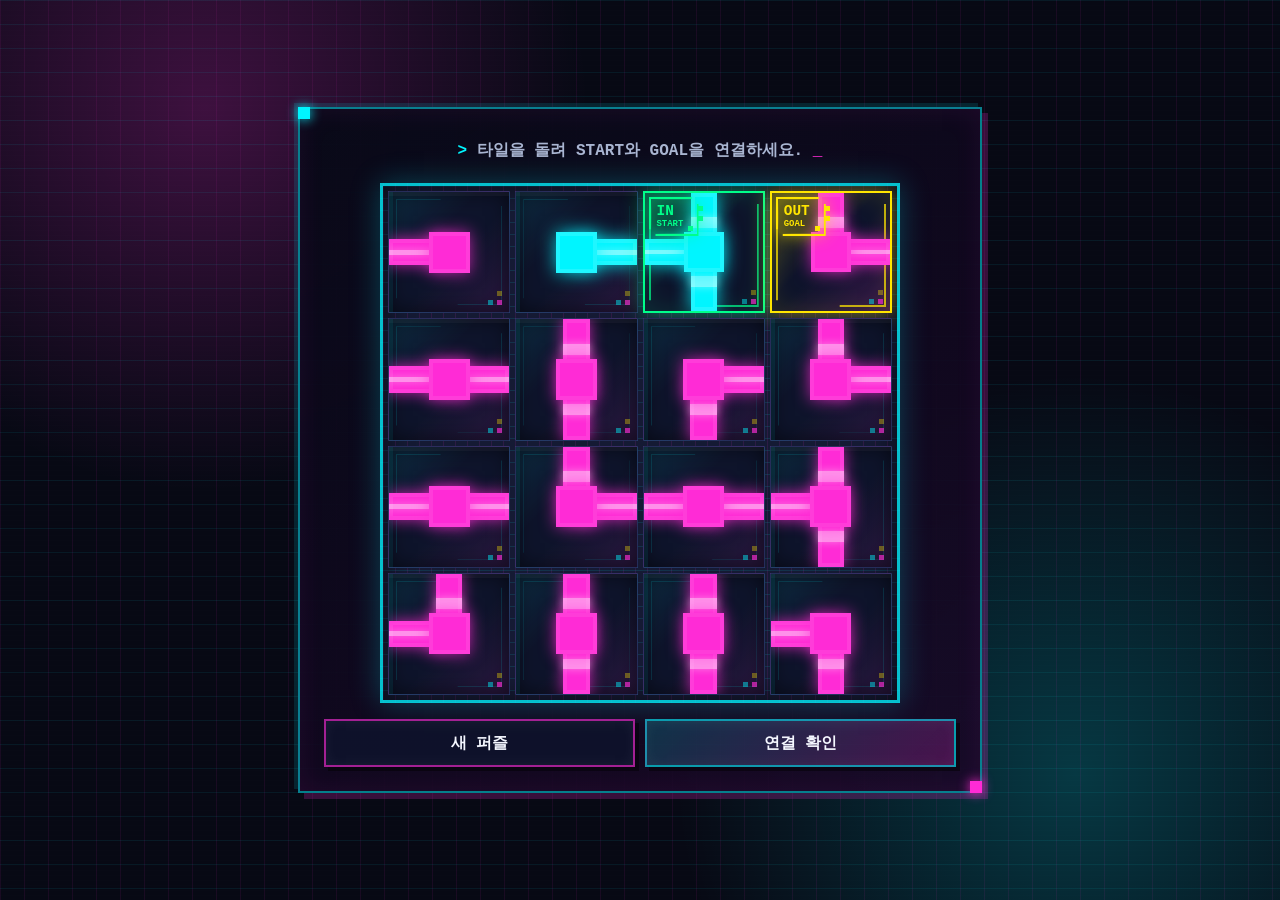
<file: index.html>
﻿<!doctype html>
<html lang="ko">
<head>
  <meta charset="utf-8">
  <meta name="viewport" content="width=device-width, initial-scale=1">
  <title>Pipe Puzzle</title>
  <link rel="stylesheet" href="style.css">
</head>
<body>
  <main class="app">
    <section class="game-shell" aria-label="파이프 퍼즐">
      <div class="status-row">
        <p id="status">타일을 돌려 START와 GOAL을 연결하세요.</p>
      </div>

      <div class="board-wrap">
        <div id="board" class="board" aria-label="4x4 파이프 퍼즐 보드"></div>
      </div>

      <div class="controls">
        <button id="resetBtn" type="button" class="secondary">새 퍼즐</button>
        <button id="checkBtn" type="button">연결 확인</button>
      </div>
    </section>
  </main>

  <div id="winDialog" class="dialog" role="dialog" aria-modal="true" aria-labelledby="winTitle" hidden>
    <div class="dialog-panel">
      <p class="eyebrow">SYSTEM CLEAR</p>
      <h2 id="winTitle">CLEAR</h2>
      <p id="winSummary">START에서 GOAL까지 회로가 연결되었습니다.</p>
      <div class="dialog-actions">
        <button id="playAgainBtn" type="button">새 퍼즐 시작</button>
        <a class="city-link" href="city.html">도시 확인</a>
      </div>
    </div>
  </div>

  <script src="config.js?v=2"></script>
  <script src="progress-store.js?v=3"></script>
  <script src="script.js?v=2"></script>
</body>
</html>
</file>
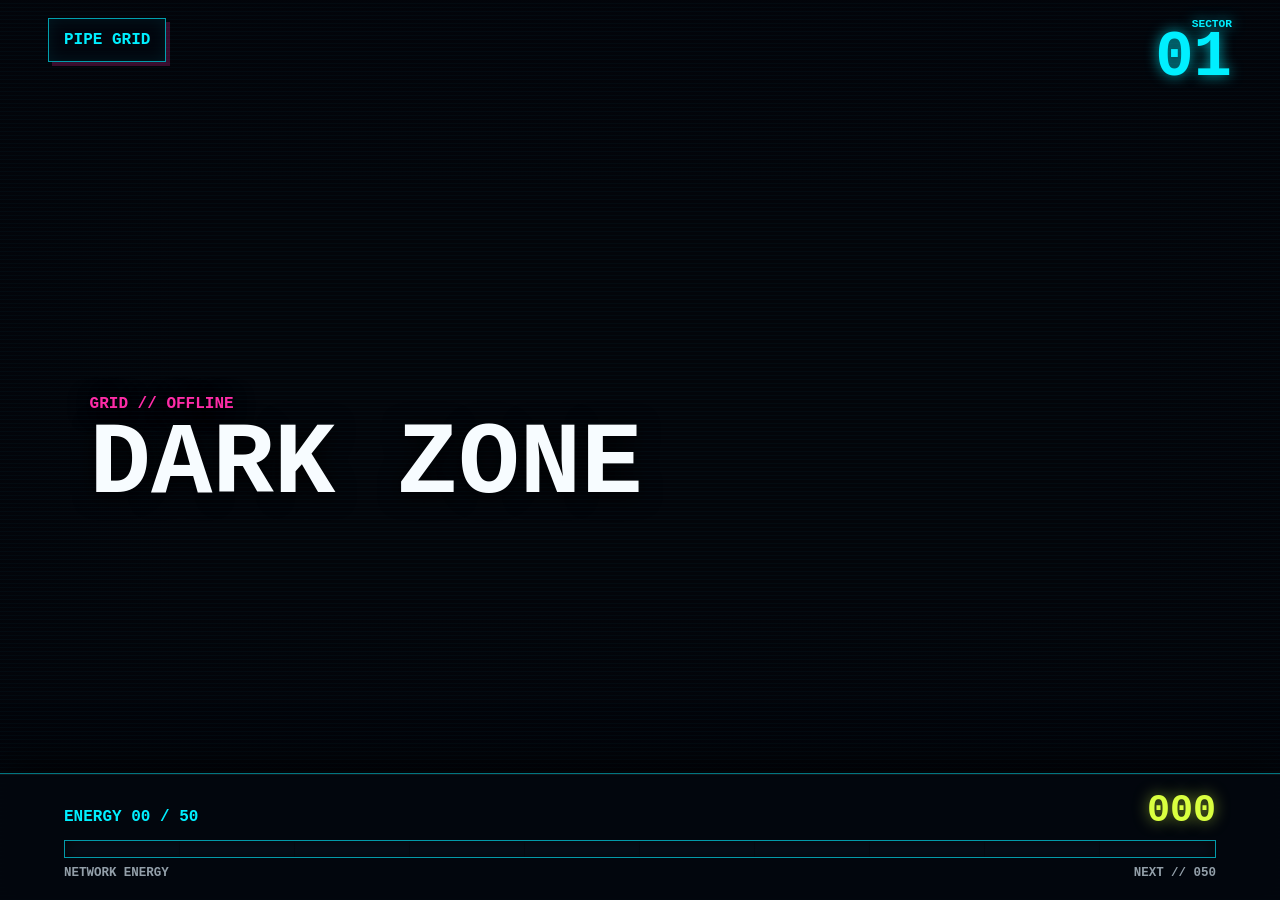
<file: city.html>
<!doctype html>
<html lang="ko">
<head>
  <meta charset="utf-8">
  <meta name="viewport" content="width=device-width, initial-scale=1">
  <meta name="theme-color" content="#05070d">
  <title>Neon District</title>
  <link rel="stylesheet" href="city.css">
</head>
<body>
  <main class="city-shell">
    <div class="city-media" aria-hidden="true">
      <video id="cityVideoA" class="city-video active" muted loop playsinline autoplay preload="auto"></video>
      <video id="cityVideoB" class="city-video" muted loop playsinline autoplay preload="auto"></video>
      <div class="city-shade"></div>
      <div class="scanlines"></div>
    </div>

    <header class="top-hud">
      <a class="back-link" href="index.html">PIPE GRID</a>
      <div class="sector-readout">
        <span>SECTOR</span>
        <strong id="stageNumber">01</strong>
      </div>
    </header>

    <section class="city-title" aria-live="polite">
      <p id="stageCode">GRID // OFFLINE</p>
      <h1 id="stageName">DARK ZONE</h1>
    </section>

    <section class="progress-dock" aria-label="도시 성장 진행도">
      <div class="progress-copy">
        <span id="progressLabel">ENERGY 00 / 50</span>
        <strong id="totalCount">000</strong>
      </div>
      <div
        id="progressTrack"
        class="progress-track"
        role="progressbar"
        aria-valuemin="0"
        aria-valuemax="50"
        aria-valuenow="0"
      >
        <span id="progressFill" class="progress-fill"></span>
        <span class="progress-ticks" aria-hidden="true"></span>
      </div>
      <div class="progress-meta">
        <span>NETWORK ENERGY</span>
        <span id="nextStage">NEXT // 050</span>
      </div>
    </section>
  </main>

  <script src="config.js?v=2"></script>
  <script src="progress-store.js?v=3"></script>
  <script src="city.js?v=2"></script>
</body>
</html>
</file>
<file: style.css>
﻿:root {
  color-scheme: dark;
  --ink: #f4f7ff;
  --muted: #a9b5d1;
  --grid: #151a34;
  --tile: #0e142b;
  --pipe: #ff2bd6;
  --pipe-glow: rgba(255, 43, 214, 0.72);
  --flow: #00f5ff;
  --flow-glow: rgba(0, 245, 255, 0.82);
  --start: #00ff8a;
  --goal: #ffe600;
}

* { box-sizing: border-box; }

body {
  min-height: 100vh;
  margin: 0;
  overflow-x: hidden;
  color: var(--ink);
  font-family: "Courier New", "Noto Sans KR", monospace;
  background:
    linear-gradient(rgba(0, 245, 255, 0.07) 1px, transparent 1px),
    linear-gradient(90deg, rgba(255, 43, 214, 0.07) 1px, transparent 1px),
    radial-gradient(circle at 16% 12%, rgba(255, 43, 214, 0.22), transparent 24rem),
    radial-gradient(circle at 84% 86%, rgba(0, 245, 255, 0.2), transparent 25rem),
    #070914;
  background-size: 24px 24px, 24px 24px, auto, auto, auto;
}

body::before {
  content: "";
  position: fixed;
  inset: 0;
  pointer-events: none;
  background: repeating-linear-gradient(180deg, rgba(255,255,255,.035) 0 1px, transparent 1px 5px);
  opacity: .25;
}

button {
  min-height: 48px;
  border: 2px solid rgba(0, 245, 255, .55);
  border-radius: 0;
  padding: 0 18px;
  color: var(--ink);
  background: linear-gradient(135deg, rgba(0,245,255,.18), rgba(255,43,214,.22));
  font: 800 .98rem "Courier New", "Noto Sans KR", monospace;
  cursor: pointer;
  box-shadow: 4px 4px 0 rgba(0,0,0,.45), inset 0 0 14px rgba(255,255,255,.05);
}

button:active { transform: translate(2px, 2px); box-shadow: 2px 2px 0 rgba(0,0,0,.45); }
button.secondary { border-color: rgba(255,43,214,.62); background: rgba(14,19,43,.94); }

.app {
  width: min(760px, 100%);
  min-height: 100vh;
  margin: 0 auto;
  padding: clamp(16px, 5vw, 38px);
  display: grid;
  align-content: center;
}

h2 { margin: 0; font-size: clamp(2.2rem, 12vw, 4rem); color: var(--goal); text-shadow: 4px 0 0 #ff2bd6, 0 0 22px rgba(255,230,0,.75); }

.game-shell {
  position: relative;
  border: 2px solid rgba(0,245,255,.5);
  padding: clamp(14px, 4vw, 24px);
  background: linear-gradient(145deg, rgba(7,10,23,.95), rgba(25,8,38,.9));
  box-shadow: 6px 6px 0 rgba(255,43,214,.2), -4px -4px 0 rgba(0,245,255,.12), inset 0 0 28px rgba(255,43,214,.08);
}

.game-shell::before,
.game-shell::after {
  content: "";
  position: absolute;
  width: 12px;
  height: 12px;
  background: var(--flow);
  box-shadow: 0 0 12px var(--flow);
}
.game-shell::before { left: -2px; top: -2px; }
.game-shell::after { right: -2px; bottom: -2px; background: var(--pipe); box-shadow: 0 0 12px var(--pipe); }

.status-row { min-height: 34px; margin-bottom: 16px; display: grid; align-items: center; }
.status-row p { margin: 0; color: var(--muted); font-weight: 900; text-align: center; text-transform: uppercase; }
.status-row p::before { content: "> "; color: var(--flow); }
.status-row p::after { content: " _"; color: var(--pipe); animation: cursorBlink 800ms steps(1) infinite; }

.board-wrap { width: min(100%, 520px); margin: 0 auto; }

.board {
  display: grid;
  grid-template-columns: repeat(4, 1fr);
  aspect-ratio: 1;
  border: 3px solid rgba(0,245,255,.76);
  border-radius: 0;
  overflow: hidden;
  background:
    linear-gradient(rgba(0,245,255,.11) 1px, transparent 1px),
    linear-gradient(90deg, rgba(255,43,214,.1) 1px, transparent 1px),
    var(--grid);
  background-size: 12px 12px;
  gap: 5px;
  padding: 5px;
  touch-action: manipulation;
  box-shadow: 0 0 28px rgba(0,245,255,.25), inset 0 0 28px rgba(0,0,0,.62);
}

.tile {
  position: relative;
  width: 100%;
  aspect-ratio: 1;
  min-height: 0;
  border: 1px solid rgba(118,134,255,.22);
  border-radius: 0;
  padding: 0;
  overflow: hidden;
  background:
    linear-gradient(135deg, rgba(0,245,255,.1), transparent 38%),
    linear-gradient(315deg, rgba(255,43,214,.12), transparent 45%),
    var(--tile);
  box-shadow: inset 4px 0 0 rgba(0,245,255,.07), inset 0 4px 0 rgba(255,255,255,.035), inset 0 0 20px rgba(0,0,0,.58);
  transform: none;
}

.tile::before {
  content: "";
  position: absolute;
  inset: 7px;
  border: 1px solid rgba(0,245,255,.12);
  clip-path: polygon(0 0, 42% 0, 42% 7px, 100% 7px, 100% 100%, 58% 100%, 58% calc(100% - 7px), 0 calc(100% - 7px));
}

.tile::after {
  content: "";
  position: absolute;
  right: 7px;
  bottom: 7px;
  width: 5px;
  height: 5px;
  background: rgba(255,43,214,.65);
  box-shadow: -9px 0 0 rgba(0,245,255,.45), 0 -9px 0 rgba(255,230,0,.35);
}

.tile:focus-visible { outline: 3px solid var(--goal); outline-offset: -3px; z-index: 4; }
.pipe { position: absolute; inset: 0; }
.segment { position: absolute; background: var(--pipe); box-shadow: 0 0 15px var(--pipe-glow), inset 0 0 0 4px rgba(255,255,255,.08); }
.segment::after { content: ""; position: absolute; inset: 41% 0; background: rgba(255,255,255,.48); box-shadow: 0 0 8px rgba(255,255,255,.4); }
.segment.up, .segment.down { left: 39%; width: 22%; height: 50%; }
.segment.up { top: 0; }
.segment.down { bottom: 0; }
.segment.left, .segment.right { top: 39%; width: 50%; height: 22%; }
.segment.left { left: 0; }
.segment.right { right: 0; }
.core { position: absolute; left: 33%; top: 33%; width: 34%; height: 34%; border-radius: 0; background: var(--pipe); box-shadow: 0 0 16px var(--pipe-glow), inset 0 0 0 4px rgba(255,255,255,.08); }
.tile.connected .segment, .tile.connected .core { background: var(--flow); box-shadow: 0 0 18px var(--flow-glow), inset 0 0 0 4px rgba(255,255,255,.12); }

.tile.start, .tile.end { border-width: 2px; isolation: isolate; }
.tile.start { border-color: var(--start); background: linear-gradient(135deg, rgba(0,255,138,.25), transparent 45%), var(--tile); box-shadow: 0 0 20px rgba(0,255,138,.46), inset 0 0 24px rgba(0,255,138,.13); }
.tile.end { border-color: var(--goal); background: linear-gradient(135deg, rgba(255,230,0,.23), transparent 45%), linear-gradient(315deg, rgba(255,43,214,.18), transparent 48%), var(--tile); box-shadow: 0 0 20px rgba(255,230,0,.42), inset 0 0 24px rgba(255,230,0,.12); }
.tile.start::before, .tile.end::before { inset: 4px; border-width: 2px; }
.tile.start::before { border-color: rgba(0,255,138,.7); }
.tile.end::before { border-color: rgba(255,230,0,.72); }

.marker {
  position: absolute;
  left: 7px;
  top: 7px;
  z-index: 5;
  display: grid;
  gap: 2px;
  min-width: 44px;
  padding: 4px 5px;
  border: 0;
  font-weight: 900;
  line-height: 1;
  text-align: left;
  text-transform: uppercase;
}

.marker::before { content: ""; position: absolute; inset: -3px; border: 2px solid currentColor; clip-path: polygon(0 0, calc(100% - 7px) 0, calc(100% - 7px) 7px, 100% 7px, 100% 100%, 7px 100%, 7px calc(100% - 7px), 0 calc(100% - 7px)); }
.marker::after { content: ""; position: absolute; right: -7px; top: 6px; width: 5px; height: 5px; background: currentColor; box-shadow: 0 10px 0 currentColor, -10px 20px 0 currentColor; }
.marker-code { font-size: clamp(.68rem, 2.6vw, .9rem); }
.marker-label { font-size: clamp(.42rem, 1.6vw, .56rem); }
.tile.start .marker { color: var(--start); background: rgba(0,255,138,.14); box-shadow: 0 0 18px rgba(0,255,138,.72), inset 0 0 14px rgba(0,255,138,.12); }
.tile.end .marker { color: var(--goal); background: rgba(255,230,0,.14); box-shadow: 0 0 18px rgba(255,230,0,.7), inset 0 0 14px rgba(255,230,0,.12); }
.tile.start.connected .marker { animation: pulseStart 850ms steps(2, end) infinite; }
.tile.end.connected .marker { animation: pulseGoal 650ms steps(2, end) infinite; }

.controls { display: grid; grid-template-columns: repeat(2, 1fr); gap: 10px; margin-top: 16px; }

.dialog { position: fixed; inset: 0; z-index: 20; display: grid; place-items: center; padding: 20px; background: rgba(2,4,12,.82); backdrop-filter: blur(5px); }
.dialog[hidden] { display: none; }
.dialog-panel { width: min(390px, 100%); border: 3px solid rgba(255,230,0,.65); border-radius: 0; padding: 28px; background: linear-gradient(145deg, rgba(10,15,31,.98), rgba(32,8,42,.98)); box-shadow: 7px 7px 0 rgba(255,43,214,.3), -5px -5px 0 rgba(0,245,255,.18), inset 0 0 28px rgba(255,43,214,.13); text-align: center; }
.eyebrow { margin: 0 0 8px; color: var(--flow); font-size: .76rem; font-weight: 900; letter-spacing: 0; text-transform: uppercase; }
.dialog-panel p:not(.eyebrow) { color: var(--muted); line-height: 1.55; }
.dialog-actions { display: grid; grid-template-columns: 1fr 1fr; gap: 10px; }
.city-link {
  min-height: 48px;
  display: grid;
  place-items: center;
  border: 2px solid rgba(217,255,63,.72);
  padding: 0 18px;
  color: #d9ff3f;
  background: rgba(7,16,29,.94);
  box-shadow: 4px 4px 0 rgba(0,0,0,.45), inset 0 0 14px rgba(217,255,63,.06);
  font-weight: 900;
  text-decoration: none;
}

@keyframes cursorBlink { 50% { opacity: 0; } }
@keyframes pulseStart { 50% { box-shadow: 0 0 30px rgba(0,255,138,.95), inset 0 0 18px rgba(0,255,138,.24); } }
@keyframes pulseGoal { 50% { box-shadow: 0 0 30px rgba(255,230,0,.95), inset 0 0 18px rgba(255,230,0,.24); } }

@media (max-width: 560px) {
  .app { align-content: start; }
  .status-row p { text-align: left; font-size: .84rem; }
  .controls { grid-template-columns: 1fr; }
  .board { gap: 4px; padding: 4px; }
  .marker { min-width: 33px; padding: 3px 4px; }
  .marker-label { display: none; }
  .dialog-actions { grid-template-columns: 1fr; }
}
</file>
<file: city.css>
:root {
  color-scheme: dark;
  --cyan: #00efff;
  --pink: #ff2ca8;
  --acid: #d9ff3f;
  --ink: #f2fbff;
  --panel: rgba(3, 7, 15, .86);
}

* { box-sizing: border-box; }

html,
body {
  width: 100%;
  min-height: 100%;
  margin: 0;
  background: #03050a;
}

body {
  overflow: hidden;
  color: var(--ink);
  font-family: "Courier New", "Noto Sans KR", monospace;
}

.city-shell {
  position: relative;
  min-height: 100vh;
  min-height: 100svh;
  overflow: hidden;
  isolation: isolate;
  background: #03050a;
}

.city-media,
.city-video,
.city-shade,
.scanlines {
  position: absolute;
  inset: 0;
}

.city-media { z-index: -1; background: #03050a; }

.city-video {
  width: 100%;
  height: 100%;
  object-fit: cover;
  object-position: center center;
  opacity: 0;
  transform: scale(1.025);
  filter: var(--video-filter, brightness(.8) contrast(1.12) saturate(1.14));
  transition: opacity 1100ms steps(18, end);
}

.city-video.active { opacity: 1; }

.city-shade {
  background:
    linear-gradient(180deg, rgba(2, 4, 10, .62) 0, transparent 28%, transparent 62%, rgba(2, 4, 10, .82) 92%),
    linear-gradient(90deg, rgba(2, 4, 10, .42), transparent 22%, transparent 78%, rgba(2, 4, 10, .32));
}

.scanlines {
  pointer-events: none;
  opacity: .2;
  background: repeating-linear-gradient(180deg, transparent 0 3px, rgba(0, 239, 255, .12) 3px 4px);
  mix-blend-mode: screen;
}

.top-hud {
  position: relative;
  display: flex;
  align-items: flex-start;
  justify-content: space-between;
  padding: max(18px, env(safe-area-inset-top)) clamp(18px, 4vw, 48px) 0;
}

.back-link {
  min-height: 44px;
  display: inline-grid;
  place-items: center;
  border: 1px solid rgba(0, 239, 255, .66);
  padding: 0 15px;
  color: var(--cyan);
  background: rgba(2, 7, 16, .74);
  box-shadow: 4px 4px 0 rgba(255, 44, 168, .22), inset 0 0 16px rgba(0, 239, 255, .08);
  font-weight: 900;
  text-decoration: none;
}

.sector-readout {
  display: grid;
  justify-items: end;
  color: var(--cyan);
  text-shadow: 0 0 14px rgba(0, 239, 255, .7);
}

.sector-readout span {
  font-size: .7rem;
  font-weight: 900;
}

.sector-readout strong {
  font-size: clamp(2rem, 6vw, 4rem);
  line-height: .9;
}

.city-title {
  position: absolute;
  left: clamp(18px, 7vw, 92px);
  top: 50%;
  width: min(760px, calc(100% - 36px));
  transform: translateY(-48%);
  text-shadow: 0 3px 22px rgba(0, 0, 0, .9);
}

.city-title p {
  margin: 0 0 8px;
  color: var(--pink);
  font-size: clamp(.76rem, 1.4vw, 1rem);
  font-weight: 900;
}

.city-title h1 {
  max-width: 100%;
  margin: 0;
  color: #f7fcff;
  font-size: clamp(2.4rem, 8vw, 7rem);
  line-height: .86;
  letter-spacing: 0;
  text-wrap: balance;
}

.progress-dock {
  position: absolute;
  right: 0;
  bottom: 0;
  left: 0;
  padding: 18px clamp(18px, 5vw, 64px) max(20px, env(safe-area-inset-bottom));
  border-top: 1px solid rgba(0, 239, 255, .48);
  background: var(--panel);
  box-shadow: 0 -10px 40px rgba(0, 0, 0, .52), inset 0 1px 0 rgba(255, 255, 255, .06);
  backdrop-filter: blur(8px);
}

.progress-copy,
.progress-meta {
  display: flex;
  align-items: baseline;
  justify-content: space-between;
  gap: 16px;
}

.progress-copy span {
  color: var(--cyan);
  font-size: clamp(.76rem, 2vw, 1rem);
  font-weight: 900;
}

.progress-copy strong {
  color: var(--acid);
  font-size: clamp(1.45rem, 4vw, 2.4rem);
  line-height: 1;
  text-shadow: 0 0 15px rgba(217, 255, 63, .55);
}

.progress-track {
  position: relative;
  height: 18px;
  margin: 10px 0 8px;
  overflow: hidden;
  border: 1px solid rgba(0, 239, 255, .62);
  background: #07101d;
  box-shadow: inset 0 0 16px rgba(0, 0, 0, .8);
}

.progress-fill {
  display: block;
  width: 0;
  height: 100%;
  background: linear-gradient(90deg, var(--cyan), #8bfff1 62%, var(--acid));
  box-shadow: 0 0 18px rgba(0, 239, 255, .78);
  transition: width 650ms steps(12, end);
}

.progress-ticks {
  position: absolute;
  inset: 0;
  background: repeating-linear-gradient(90deg, transparent 0 calc(10% - 1px), rgba(3, 7, 15, .72) calc(10% - 1px) 10%);
}

.progress-meta {
  color: rgba(216, 233, 245, .68);
  font-size: clamp(.62rem, 1.5vw, .78rem);
  font-weight: 900;
}

@media (max-width: 640px) {
  .city-video { object-position: 52% center; }
  .top-hud { padding-inline: 14px; }
  .city-title {
    top: 44%;
    left: 18px;
  }
  .city-title h1 {
    font-size: clamp(2.25rem, 15vw, 4.3rem);
    line-height: .9;
  }
  .progress-dock { padding-inline: 16px; }
}

@media (prefers-reduced-motion: reduce) {
  .city-video,
  .progress-fill { transition: none; }
  .scanlines { display: none; }
}
</file>
